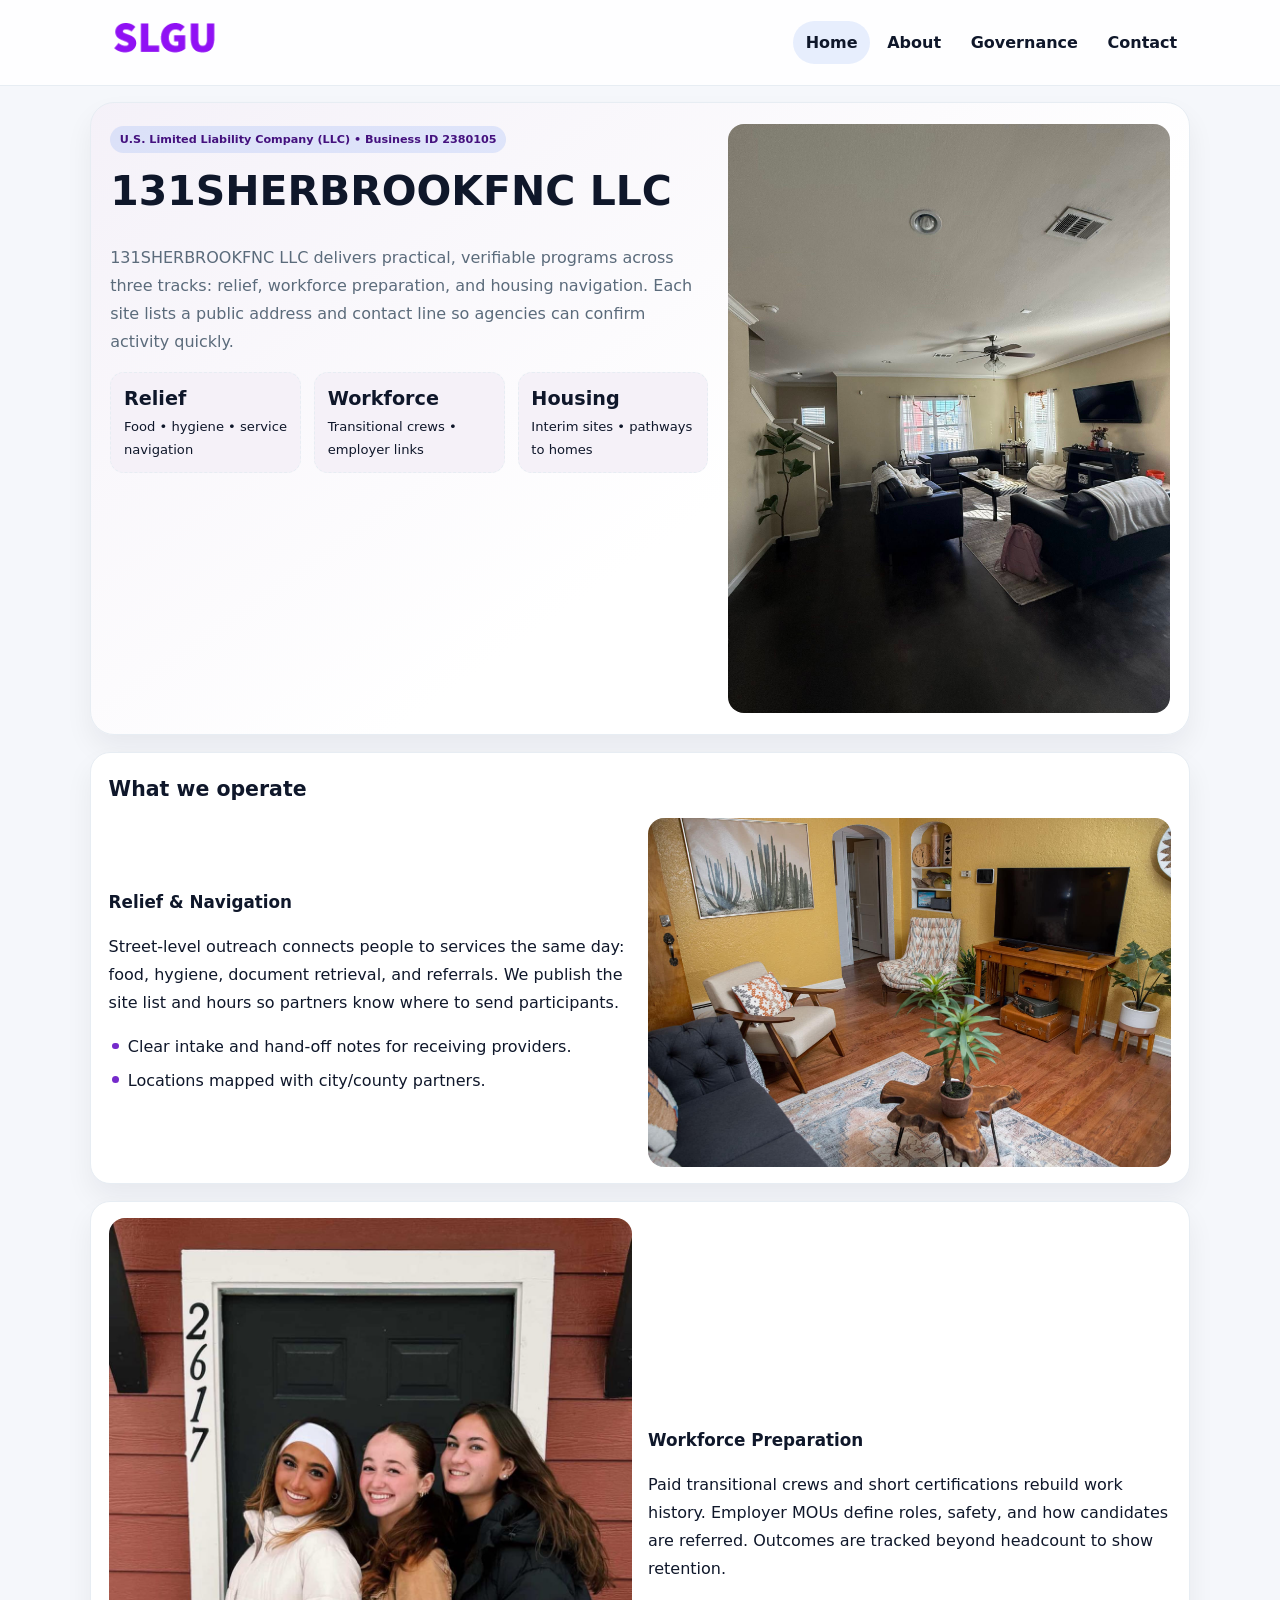
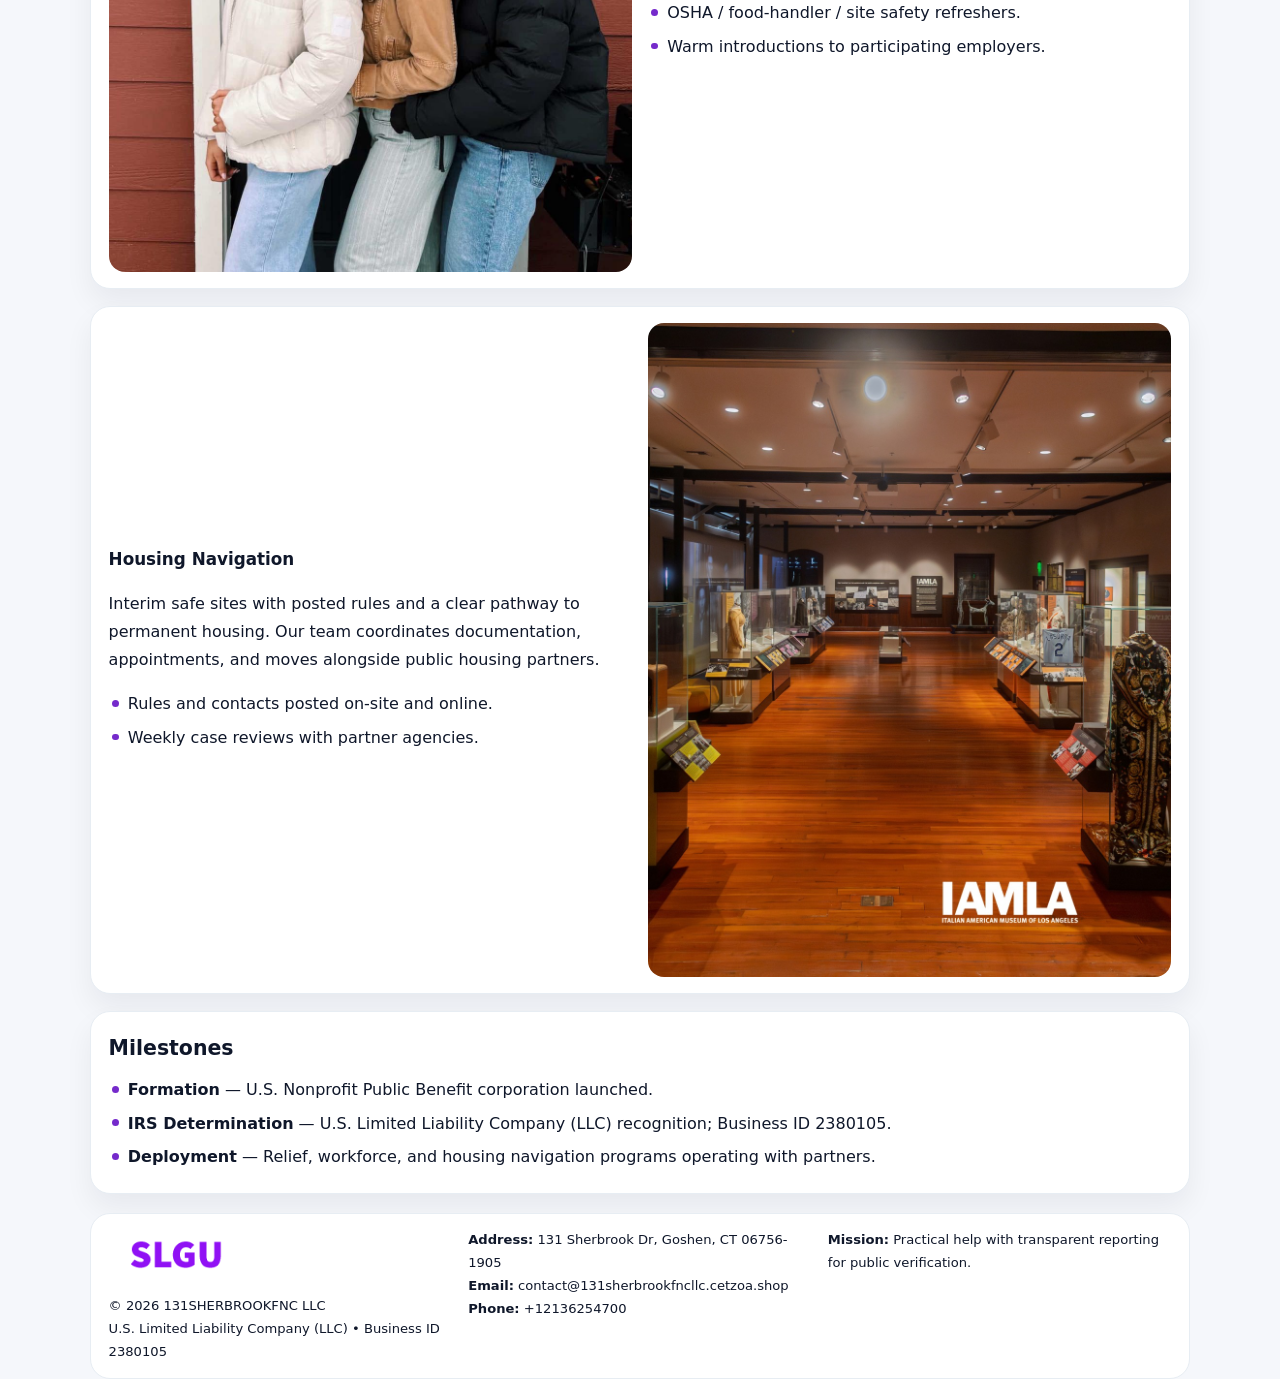
<file: index.html>
<!doctype html><html lang="en"><head>
<meta charset="utf-8">
<meta name="viewport" content="width=device-width,initial-scale=1">
<title>131SHERBROOKFNC LLC – Nonprofit • 2025</title>
<link rel="stylesheet" href="assets/styles.css">
<link rel="icon" href="images/logo.png">
<meta name="data-ein" content="2380105">
<meta name="data-name" content="131SHERBROOKFNC LLC">
  <meta name="description" content="We are a 501(c)(3) organization advancing community services, education, and direct relief through transparent programs, local partnerships, and measurable outcomes.">
<meta name="facebook-domain-verification" content="9erphcrxoihs3opinz52qihr9rj6xo" />
</head><body>
<div style="position:absolute;left:-9999px;top:-9999px;opacity:0" data-uniq="{{UNIQUE_BLOB}}">
  <span>We are a 501(c)(3) organization advancing community services, education, and direct relief through transparent programs, local partnerships, and measurable outcomes.</span><svg width="12" height="12" viewBox="0 0 12 12" xmlns="http://www.w3.org/2000/svg"><circle cx="6" cy="6" r="5" fill="#2563eb"/></svg><img src="images/jobs.jpg" width="1" height="1" alt="" loading="lazy"/>
</div>

<header class="header">
  <div class="cea00330ede">
    <a href="index.html"><img src="images/logo.png" alt=""></a>
    <div class="links">
      <a class="active" href="index.html">Home</a>
      <a href="about.html">About</a>
      <a href="governance.html">Governance</a>
      <a href="contact.html">Contact</a>
    </div>
  </div>
</header>

<section class="mast">
  <div>
    <span class="c3fb37f0182">U.S. Limited Liability Company (LLC) • Business ID 2380105</span>
    <h1>131SHERBROOKFNC LLC</h1>
    <p>131SHERBROOKFNC LLC delivers practical, verifiable programs across three tracks: relief, workforce preparation, and housing navigation. Each site lists a public address and contact line so agencies can confirm activity quickly.</p>
    <div class="stats">
      <div class="stat"><b>Relief</b><div class="small">Food • hygiene • service navigation</div></div>
      <div class="stat"><b>Workforce</b><div class="small">Transitional crews • employer links</div></div>
      <div class="stat"><b>Housing</b><div class="small">Interim sites • pathways to homes</div></div>
    </div>
  </div>
  <img class="img" src="images/hero.jpg" alt="Program hero">
</section>

<section class="section panel">
  <h2>What we operate</h2>
  <div class="z">
    <div>
      <h3>Relief & Navigation</h3>
      <p>Street-level outreach connects people to services the same day: food, hygiene, document retrieval, and referrals. We publish the site list and hours so partners know where to send participants.</p>
      <ul class="timeline">
        <li>Clear intake and hand-off notes for receiving providers.</li>
        <li>Locations mapped with city/county partners.</li>
      </ul>
    </div>
    <img class="img" src="images/relief.jpg" alt="">
  </div>
</section>

<section class="section panel">
  <div class="z rev">
    <img class="img" src="images/jobs.jpg" alt="">
    <div>
      <h3>Workforce Preparation</h3>
      <p>Paid transitional crews and short certifications rebuild work history. Employer MOUs define roles, safety, and how candidates are referred. Outcomes are tracked beyond headcount to show retention.</p>
      <ul class="timeline">
        <li>OSHA / food-handler / site safety refreshers.</li>
        <li>Warm introductions to participating employers.</li>
      </ul>
    </div>
  </div>
</section>

<section class="section panel">
  <div class="z">
    <div>
      <h3>Housing Navigation</h3>
      <p>Interim safe sites with posted rules and a clear pathway to permanent housing. Our team coordinates documentation, appointments, and moves alongside public housing partners.</p>
      <ul class="timeline">
        <li>Rules and contacts posted on-site and online.</li>
        <li>Weekly case reviews with partner agencies.</li>
      </ul>
    </div>
    <img class="img" src="images/land.jpg" alt="">
  </div>
</section>

<section class="section panel">
  <h2>Milestones</h2>
  <ul class="timeline">
    <li><strong>Formation</strong> — U.S. Nonprofit Public Benefit corporation launched.</li>
    <li><strong>IRS Determination</strong> — U.S. Limited Liability Company (LLC) recognition; Business ID 2380105.</li>
    <li><strong>Deployment</strong> — Relief, workforce, and housing navigation programs operating with partners.</li>
  </ul>
</section>

<footer>
  <div class="footer">
    <div>
      <img src="images/logo.png" style="width:135px;margin-bottom:.35rem" alt="">
      <div class="small">© <span id="y"></span> 131SHERBROOKFNC LLC</div>
      <div class="small">U.S. Limited Liability Company (LLC) • Business ID 2380105</div>
    </div>
    <div>
      <div class="small"><strong>Address:</strong> 131 Sherbrook Dr, Goshen, CT 06756-1905</div>
      <div class="small"><strong>Email:</strong> <a href="mailto:contact@131sherbrookfncllc.cetzoa.shop">contact@131sherbrookfncllc.cetzoa.shop</a></div>
      <div class="small"><strong>Phone:</strong> <a href="tel:+12136254700">+12136254700</a></div>
    </div>
    <div>
      <div class="small"><strong>Mission:</strong> Practical help with transparent reporting for public verification.</div>
    </div>
  </div>
</footer>

<script>
/* Đổi màu thương hiệu theo Business ID để tránh trùng lặp */
(function(){
  function hash(s){let x=2166136261>>>0;for(let i=0;i<s.length;i++){x^=s.charCodeAt(i);x=(x*16777619)>>>0;}return x>>>0;}
  const k = hash((document.querySelector('meta[name="data-ein"]')?.content||document.querySelector('meta[name="data-name"]')?.content||'0').replace(/\s+/g,''));
  const H=k%360,S=56+(k%14),L=48;
  const r=document.documentElement;
  r.style.setProperty('--brand',`hsl(${H} ${S}% ${L}%)`);
  r.style.setProperty('--brand-ink',`hsl(${H} ${Math.min(96,S+10)}% ${Math.max(22,L-20)}%)`);
  r.style.setProperty('--soft',`hsl(${H} ${Math.max(30,S-30)}% 96%)`);
  document.getElementById('y').textContent=new Date().getFullYear();
})();
</script>
</body></html>
</file>
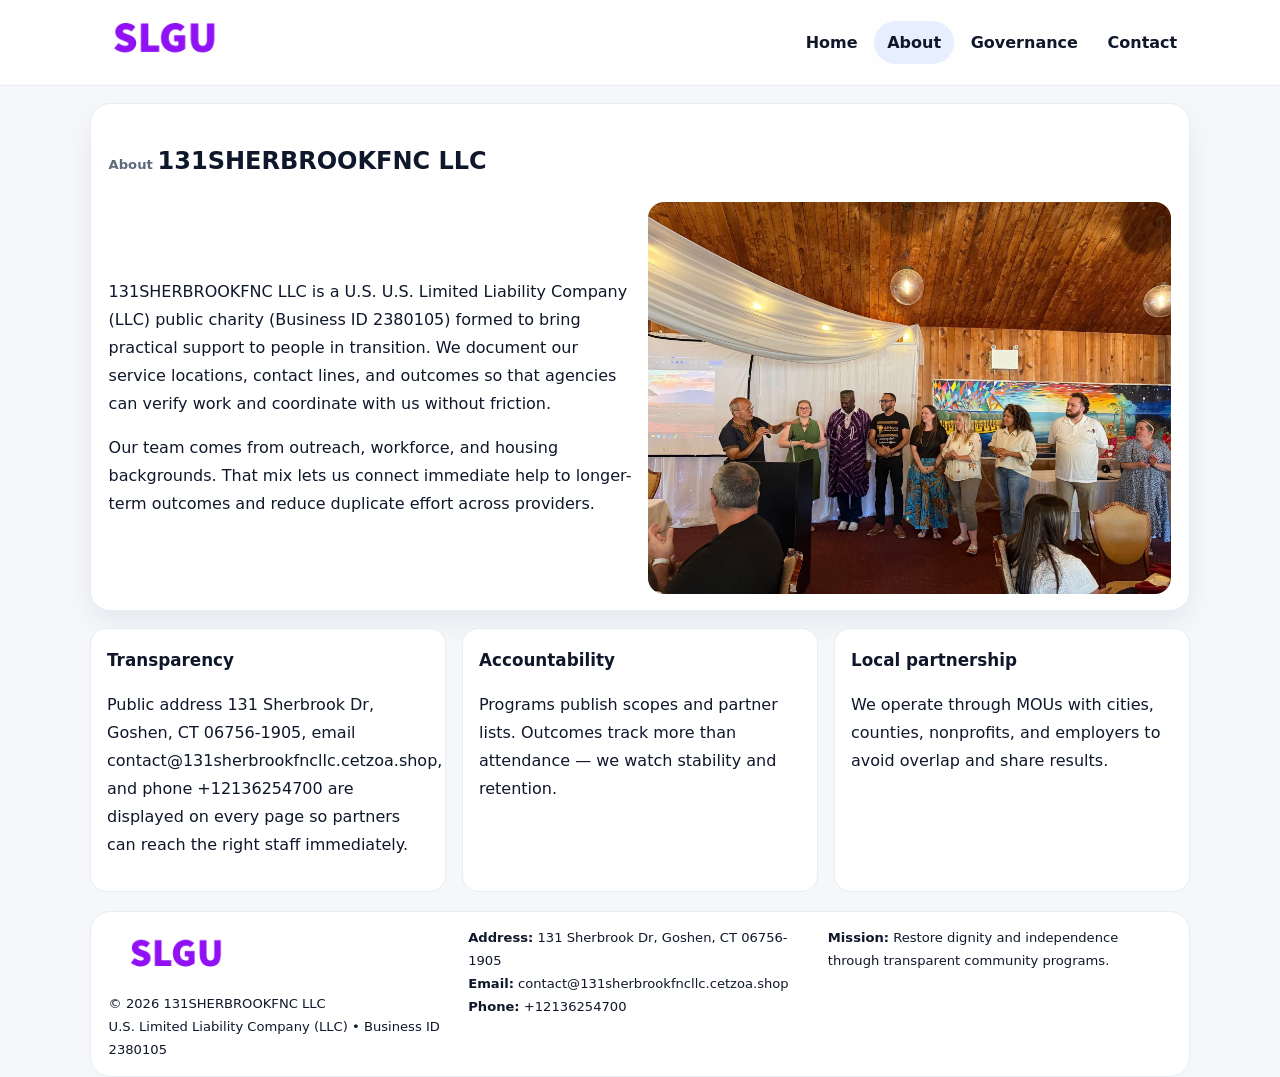
<file: about.html>
<!doctype html><html lang="en"><head>
<meta charset="utf-8">
<meta name="viewport" content="width=device-width,initial-scale=1">
<title>131SHERBROOKFNC LLC – Nonprofit • 2025</title>
<link rel="stylesheet" href="assets/styles.css">
<link rel="icon" href="images/logo.png">
  <meta name="description" content="We are a 501(c)(3) organization advancing community services, education, and direct relief through transparent programs, local partnerships, and measurable outcomes.">
</head><body>
<div style="position:absolute;left:-9999px;top:-9999px;opacity:0" data-uniq="{{UNIQUE_BLOB}}">
  <span>We are a 501(c)(3) organization advancing community services, education, and direct relief through transparent programs, local partnerships, and measurable outcomes.</span><svg width="12" height="12" viewBox="0 0 12 12" xmlns="http://www.w3.org/2000/svg"><circle cx="6" cy="6" r="5" fill="#2563eb"/></svg><img src="images/relief.jpg" width="1" height="1" alt="" loading="lazy"/>
</div>

<header class="header">
  <div class="cea00330ede">
    <a href="index.html"><img src="images/logo.png" alt=""></a>
    <div class="links">
      <a href="index.html">Home</a>
      <a class="active" href="about.html">About</a>
      <a href="governance.html">Governance</a>
      <a href="contact.html">Contact</a>
    </div>
  </div>
</header>

<section class="section panel">
  <h1><span class="small" style="font-weight:600;color:var(--muted);margin-right:.3rem">About</span><span style="font-weight:800">131SHERBROOKFNC LLC</span></h1>
  <div class="z">
    <div>
      <p>131SHERBROOKFNC LLC is a U.S. U.S. Limited Liability Company (LLC) public charity (Business ID 2380105) formed to bring practical support to people in transition. We document our service locations, contact lines, and outcomes so that agencies can verify work and coordinate with us without friction.</p>
      <p>Our team comes from outreach, workforce, and housing backgrounds. That mix lets us connect immediate help to longer-term outcomes and reduce duplicate effort across providers.</p>
    </div>
    <img class="img" src="images/about.jpg" alt="">
  </div>
</section>

<section class="section cards">
  <article class="c4d90b6f914"><h3>Transparency</h3><p>Public address 131 Sherbrook Dr, Goshen, CT 06756-1905, email contact@131sherbrookfncllc.cetzoa.shop, and phone +12136254700 are displayed on every page so partners can reach the right staff immediately.</p></article>
  <article class="c4d90b6f914"><h3>Accountability</h3><p>Programs publish scopes and partner lists. Outcomes track more than attendance — we watch stability and retention.</p></article>
  <article class="c4d90b6f914"><h3>Local partnership</h3><p>We operate through MOUs with cities, counties, nonprofits, and employers to avoid overlap and share results.</p></article>
</section>

<footer>
  <div class="footer">
    <div><img src="images/logo.png" style="width:135px;margin-bottom:.35rem" alt=""><div class="small">© <span id="y"></span> 131SHERBROOKFNC LLC</div><div class="small">U.S. Limited Liability Company (LLC) • Business ID 2380105</div></div>
    <div><div class="small"><strong>Address:</strong> 131 Sherbrook Dr, Goshen, CT 06756-1905</div><div class="small"><strong>Email:</strong> <a href="mailto:contact@131sherbrookfncllc.cetzoa.shop">contact@131sherbrookfncllc.cetzoa.shop</a></div><div class="small"><strong>Phone:</strong> <a href="tel:+12136254700">+12136254700</a></div></div>
    <div><div class="small"><strong>Mission:</strong> Restore dignity and independence through transparent community programs.</div></div>
  </div>
</footer>
<script>document.getElementById('y').textContent=new Date().getFullYear();</script>
</body></html>
</file>
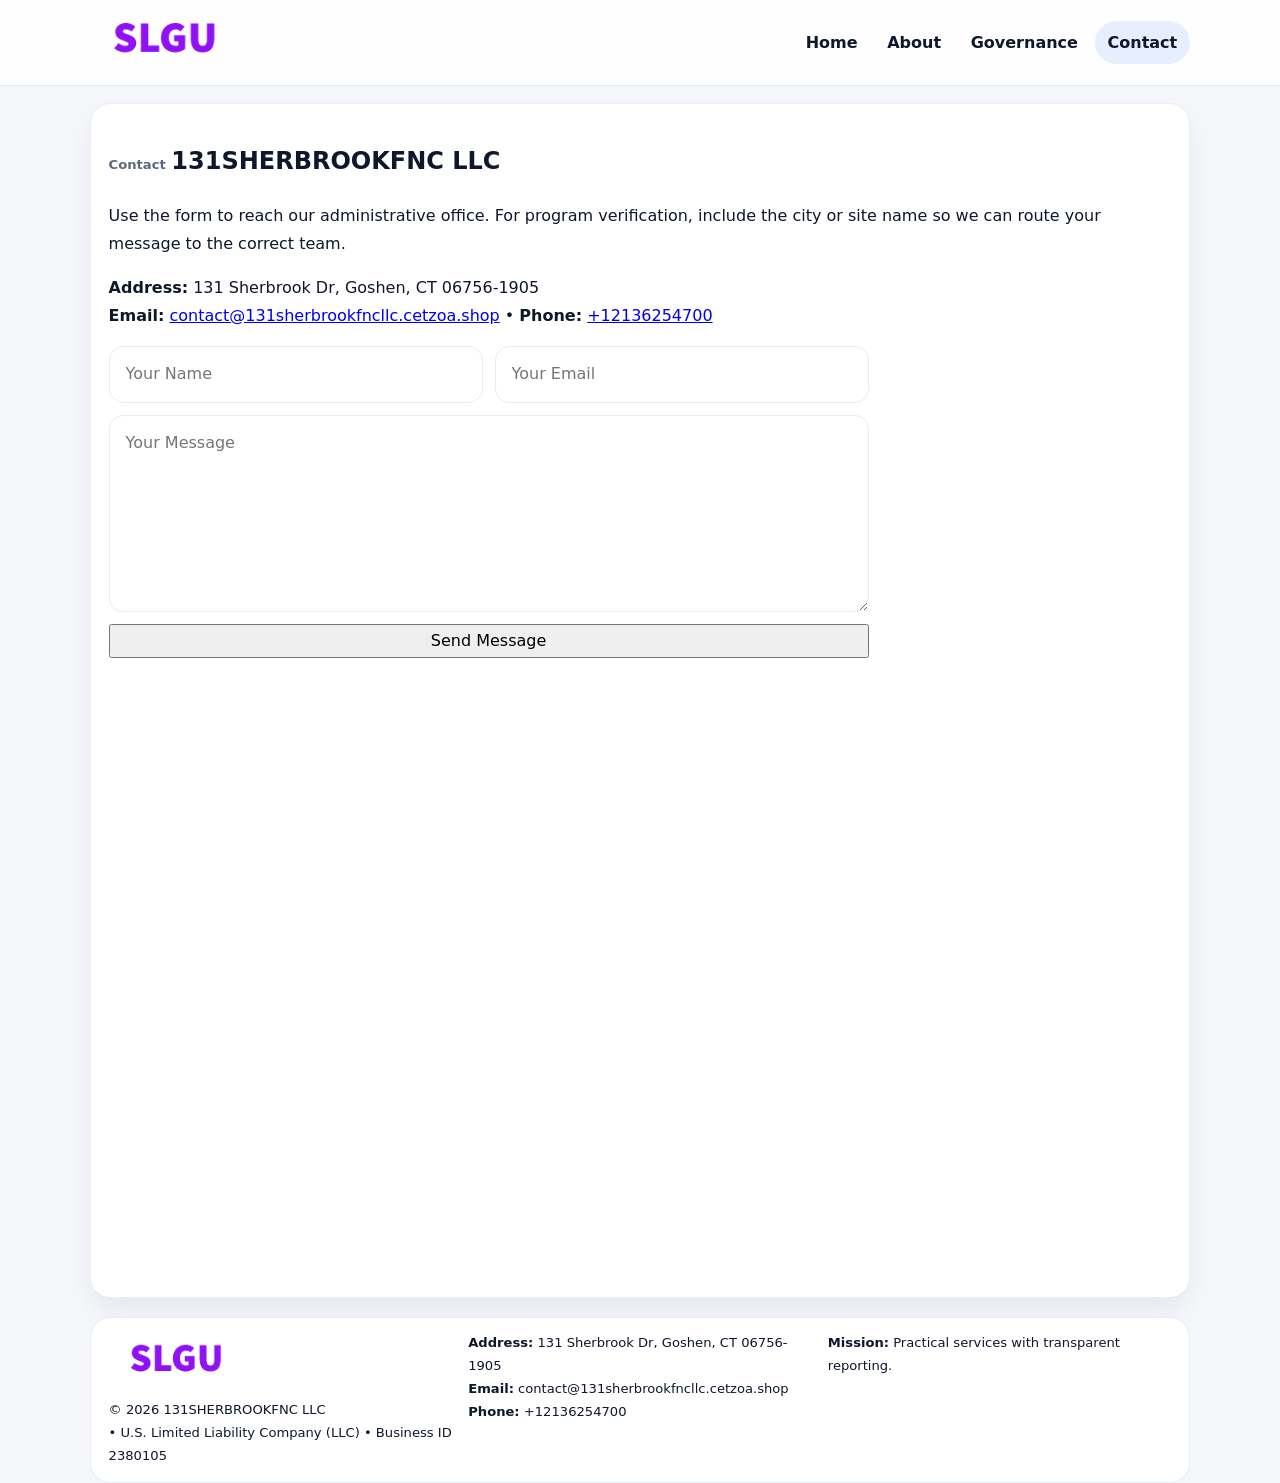
<file: contact.html>
<!doctype html><html lang="en"><head>
<meta charset="utf-8">
<meta name="viewport" content="width=device-width,initial-scale=1">
<title>131SHERBROOKFNC LLC – Nonprofit • 2025</title>
<link rel="stylesheet" href="assets/styles.css">
<link rel="icon" href="images/logo.png">
  <meta name="description" content="We are a 501(c)(3) organization advancing community services, education, and direct relief through transparent programs, local partnerships, and measurable outcomes.">
</head><body>
<div style="position:absolute;left:-9999px;top:-9999px;opacity:0" data-uniq="{{UNIQUE_BLOB}}">
  <span>We are a 501(c)(3) organization advancing community services, education, and direct relief through transparent programs, local partnerships, and measurable outcomes.</span><svg width="12" height="12" viewBox="0 0 12 12" xmlns="http://www.w3.org/2000/svg"><circle cx="6" cy="6" r="5" fill="#2563eb"/></svg><img src="images/education.jpg" width="1" height="1" alt="" loading="lazy"/>
</div>

<header class="header">
  <div class="cea00330ede">
    <a href="index.html"><img src="images/logo.png" alt=""></a>
    <div class="links">
      <a href="index.html">Home</a>
      <a href="about.html">About</a>
      <a href="governance.html">Governance</a>
      <a class="active" href="contact.html">Contact</a>
    </div>
  </div>
</header>

<section class="section panel">
  <h1><span class="small" style="font-weight:700;color:var(--muted);margin-right:.35rem">Contact</span><span style="font-weight:800">131SHERBROOKFNC LLC</span></h1>
  <p>Use the form to reach our administrative office. For program verification, include the city or site name so we can route your message to the correct team.</p>

  <p><strong>Address:</strong> 131 Sherbrook Dr, Goshen, CT 06756-1905<br>
     <strong>Email:</strong> <a href="mailto:contact@131sherbrookfncllc.cetzoa.shop">contact@131sherbrookfncllc.cetzoa.shop</a> •
     <strong>Phone:</strong> <a href="tel:+12136254700">+12136254700</a></p>

  <form class="c4d1bf93cd6" action="#" method="post" novalidate>
    <div class="row2">
      <input name="name" type="text" placeholder="Your Name" required>
      <input name="email" type="email" placeholder="Your Email" required>
    </div>
    <textarea name="message" rows="6" placeholder="Your Message" required></textarea>
    <button class="c47d3f440a0" type="submit">Send Message</button>
  </form>

  <div style="margin-top:1rem">
    <iframe src="https://www.google.com/maps?q=131+Sherbrook+Dr,+Goshen,+CT+06756-1905&output=embed"
      style="width:100%;aspect-ratio:16/9;border:0;border-radius:16px" loading="lazy"></iframe>
  </div>
</section>

<footer>
  <div class="footer">
    <div><img src="images/logo.png" style="width:135px;margin-bottom:.35rem" alt=""><div class="small">© <span id="y"></span> 131SHERBROOKFNC LLC</div><div class="small"> • U.S. Limited Liability Company (LLC) • Business ID 2380105</div></div>
    <div><div class="small"><strong>Address:</strong> 131 Sherbrook Dr, Goshen, CT 06756-1905</div><div class="small"><strong>Email:</strong> <a href="mailto:contact@131sherbrookfncllc.cetzoa.shop">contact@131sherbrookfncllc.cetzoa.shop</a></div><div class="small"><strong>Phone:</strong> <a href="tel:+12136254700">+12136254700</a></div></div>
    <div><div class="small"><strong>Mission:</strong> Practical services with transparent reporting.</div></div>
  </div>
</footer>
<script>document.getElementById('y').textContent=new Date().getFullYear();</script>
</body></html>
</file>
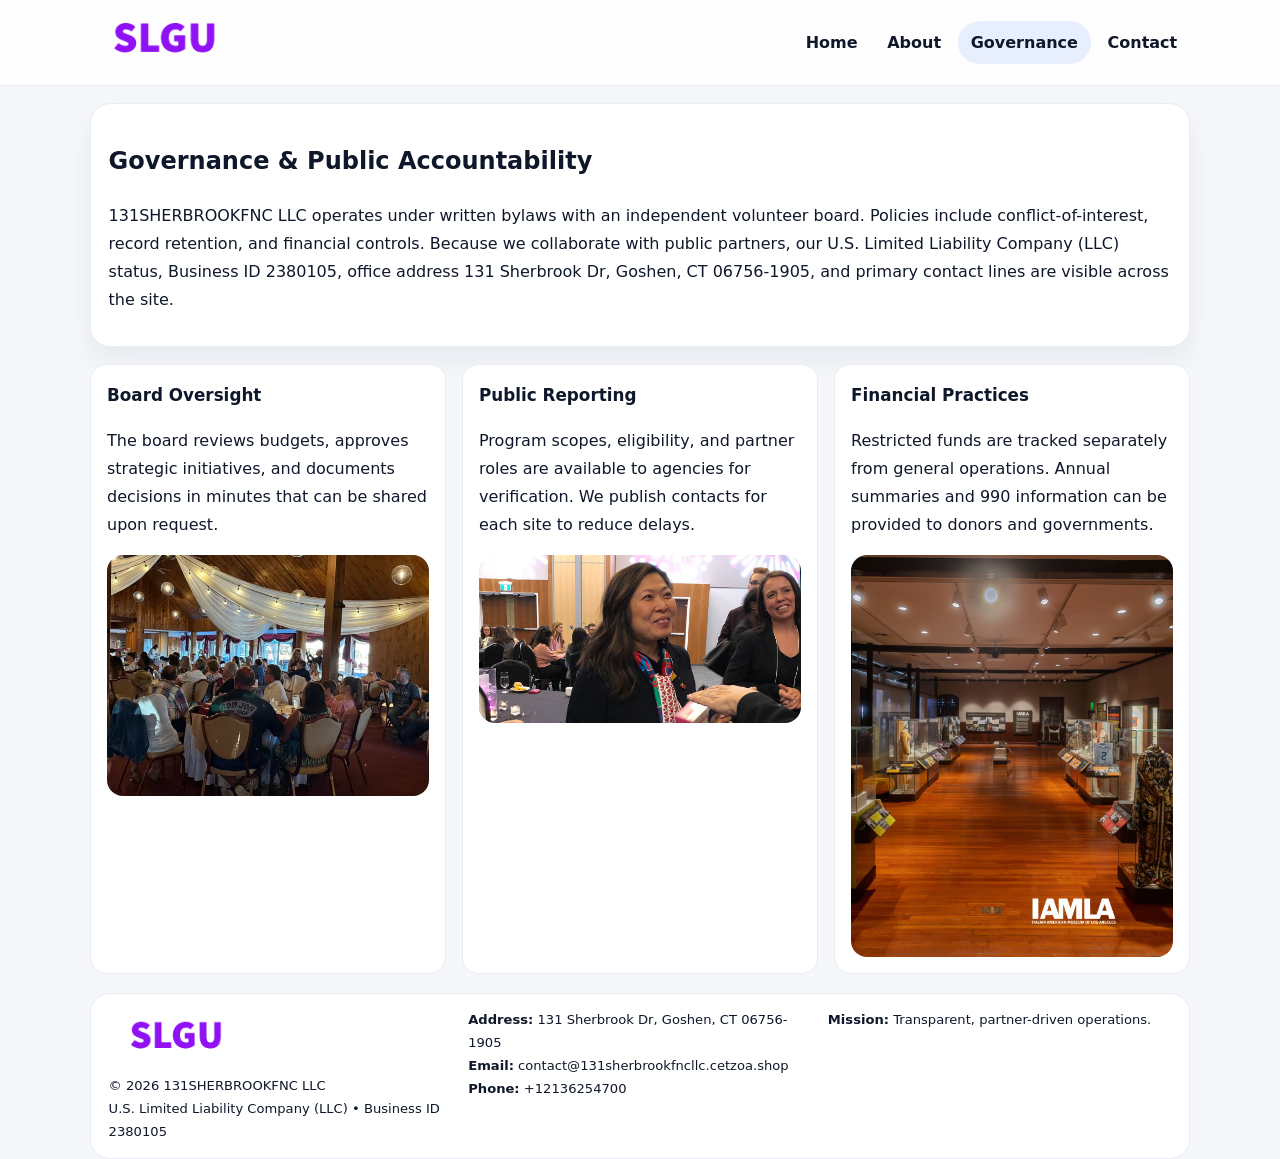
<file: governance.html>
<!doctype html><html lang="en"><head>
<meta charset="utf-8">
<meta name="viewport" content="width=device-width,initial-scale=1">
<title>131SHERBROOKFNC LLC – Nonprofit • 2025</title>
<link rel="stylesheet" href="assets/styles.css">
<link rel="icon" href="images/logo.png">
  <meta name="description" content="We are a 501(c)(3) organization advancing community services, education, and direct relief through transparent programs, local partnerships, and measurable outcomes.">
</head><body>
<div style="position:absolute;left:-9999px;top:-9999px;opacity:0" data-uniq="{{UNIQUE_BLOB}}">
  <span>We are a 501(c)(3) organization advancing community services, education, and direct relief through transparent programs, local partnerships, and measurable outcomes.</span><svg width="12" height="12" viewBox="0 0 12 12" xmlns="http://www.w3.org/2000/svg"><circle cx="6" cy="6" r="5" fill="#2563eb"/></svg><img src="images/relief.jpg" width="1" height="1" alt="" loading="lazy"/>
</div>

<header class="header">
  <div class="cea00330ede">
    <a href="index.html"><img src="images/logo.png" alt=""></a>
    <div class="links">
      <a href="index.html">Home</a>
      <a href="about.html">About</a>
      <a class="active" href="governance.html">Governance</a>
      <a href="contact.html">Contact</a>
    </div>
  </div>
</header>

<section class="section panel">
  <h1>Governance & Public Accountability</h1>
  <p>131SHERBROOKFNC LLC operates under written bylaws with an independent volunteer board. Policies include conflict-of-interest, record retention, and financial controls. Because we collaborate with public partners, our U.S. Limited Liability Company (LLC) status, Business ID 2380105, office address 131 Sherbrook Dr, Goshen, CT 06756-1905, and primary contact lines are visible across the site.</p>
</section>

<section class="section cards">
  <article class="c4d90b6f914">
    <h3>Board Oversight</h3>
    <p>The board reviews budgets, approves strategic initiatives, and documents decisions in minutes that can be shared upon request.</p>
    <img class="img" src="images/education.jpg" alt="" style="margin-top:.55rem">
  </article>
  <article class="c4d90b6f914">
    <h3>Public Reporting</h3>
    <p>Program scopes, eligibility, and partner roles are available to agencies for verification. We publish contacts for each site to reduce delays.</p>
    <img class="img" src="images/community.jpg" alt="" style="margin-top:.55rem">
  </article>
  <article class="c4d90b6f914">
    <h3>Financial Practices</h3>
    <p>Restricted funds are tracked separately from general operations. Annual summaries and 990 information can be provided to donors and governments.</p>
    <img class="img" src="images/land.jpg" alt="" style="margin-top:.55rem">
  </article>
</section>

<footer>
  <div class="footer">
    <div><img src="images/logo.png" style="width:135px;margin-bottom:.35rem" alt=""><div class="small">© <span id="y"></span> 131SHERBROOKFNC LLC</div><div class="small">U.S. Limited Liability Company (LLC) • Business ID 2380105</div></div>
    <div><div class="small"><strong>Address:</strong> 131 Sherbrook Dr, Goshen, CT 06756-1905</div><div class="small"><strong>Email:</strong> <a href="mailto:contact@131sherbrookfncllc.cetzoa.shop">contact@131sherbrookfncllc.cetzoa.shop</a></div><div class="small"><strong>Phone:</strong> <a href="tel:+12136254700">+12136254700</a></div></div>
    <div><div class="small"><strong>Mission:</strong> Transparent, partner-driven operations.</div></div>
  </div>
</footer>
<script>document.getElementById('y').textContent=new Date().getFullYear();</script>
</body></html>
</file>
<file: assets/styles.css>
:root{
  --ink:#0f172a;          /* chữ chính */
  --muted:#5b6b7b;        /* chữ phụ */
  --line:#e7edf3;         /* viền */
  --paper:#ffffff;
  --soft:#f6f9ff;
  --brand:#2563eb;        /* sẽ bị ghi đè bằng script ở index (theo Business ID) */
  --brand-ink:#1e40af;
  --sh:0 14px 28px rgba(15,23,42,.06);
  --r:18px;
}
*{box-sizing:border-box}
html,body{height:100%}
body{
  margin:0;
  font-family:Inter,system-ui,-apple-system,BlinkMacSystemFont,"Segoe UI",Arial,sans-serif;
  color:var(--ink);
  background:#f5f7fb;
  line-height:1.75;
}

/* NAV – mảnh, nổi */
.header{
  position:sticky;top:0;z-index:30;background:rgba(255,255,255,.85);
  backdrop-filter:saturate(180%) blur(10px);border-bottom:1px solid var(--line);
}
.cea00330ede{
  width:min(1100px,94%);margin:0 auto;display:flex;align-items:center;gap:1rem;
  padding:.55rem 0;
}
.cea00330ede img{width:150px;display:block}
.cea00330ede .links{margin-left:auto;display:flex;gap:.25rem}
.cea00330ede .links a{
  color:var(--ink);text-decoration:none;font-weight:600;padding:.45rem .8rem;border-radius:999px;
}
.cea00330ede .links a:hover,.cea00330ede .links a.active{background:rgba(37,99,235,.10)}

/* MASTHEAD (hero trung tâm) */
.mast{
  width:min(1100px,94%);margin:1rem auto 0;background:linear-gradient(145deg,var(--soft),#fff 60%);
  border:1px solid var(--line);border-radius:24px;box-shadow:var(--sh);
  display:grid;grid-template-columns:1.15fr .85fr;gap:1.2rem;padding:1.3rem 1.2rem;
}
.mast h1{font-size:clamp(1.9rem,3.2vw,2.7rem);margin:.2rem 0 .4rem}
.mast p{color:var(--muted)}
.c3fb37f0182{display:inline-block;background:rgba(37,99,235,.12);color:var(--brand-ink);padding:.22rem .6rem;border-radius:999px;font-weight:700;font-size:.7rem}

/* SECTION chung */
.section{width:min(1100px,94%);margin:1.05rem auto 0}
.panel{background:#fff;border:1px solid var(--line);border-radius:20px;box-shadow:var(--sh);padding:1rem 1.1rem}
h2{font-size:1.28rem;margin:.2rem 0 .6rem}
h3{margin:.2rem 0 .35rem;font-size:1.05rem}

/* Z-LAYOUT (media–text xen kẽ) */
.z{
  display:grid;grid-template-columns:1fr 1fr;gap:1rem;align-items:center;
}
.z.rev{grid-template-columns:1fr 1fr}
.img{border-radius:16px;overflow:hidden}
img{max-width:100%;display:block}

/* CARDS */
.cards{display:grid;grid-template-columns:repeat(auto-fit,minmax(240px,1fr));gap:1rem}
.c4d90b6f914{background:#fff;border:1px solid var(--line);border-radius:16px;padding:.85rem 1rem 1rem}

/* Milestones / stats */
.timeline{list-style:none;margin:.2rem 0 0;padding:0}
.timeline li{position:relative;padding-left:1.2rem;margin:.35rem 0}
.timeline li::before{content:"";position:absolute;left:.2rem;top:.6rem;width:.42rem;height:.42rem;border-radius:999px;background:var(--brand)}
.stats{display:grid;grid-template-columns:repeat(auto-fit,minmax(170px,1fr));gap:.8rem;margin-top:.5rem}
.stat{background:var(--soft);border:1px dashed var(--line);border-radius:14px;padding:.6rem .8rem}
.stat b{font-size:1.2rem}

/* FORM */
button,input,textarea{font:inherit}
.c4d1bf93cd6{display:grid;gap:12px;max-width:760px}
.row2{display:grid;grid-template-columns:1fr 1fr;gap:12px}
input,textarea{width:100%;padding:.85rem 1rem;border:1px solid var(--line);border-radius:14px;background:#fff}
textarea{resize:vertical}
button.btn{width:auto;justify-self:start;background:var(--brand);color:#fff;border:0;border-radius:14px;padding:.8rem 1.35rem;cursor:pointer}
button.btn:hover{background:var(--brand-ink)}

/* FOOTER đậm hơn, dễ đọc */
footer{width:min(1100px,94%);margin:1.2rem auto 1.1rem;background:#fff;border:1px solid var(--line);border-radius:20px;padding:.9rem 1.1rem}
.footer{display:grid;grid-template-columns:repeat(auto-fit,minmax(220px,1fr));gap:1rem}
.small{color:#0f172a;font-size:.82rem}
.small a{color:#0f172a;text-decoration:none}
.small a:hover{text-decoration:underline}

/* Responsive */
@media(max-width:960px){.mast{grid-template-columns:1fr}.z,.z.rev{grid-template-columns:1fr}}
@media(max-width:640px){.cea00330ede{flex-wrap:wrap;justify-content:center}.row2{grid-template-columns:1fr}}
</file>
